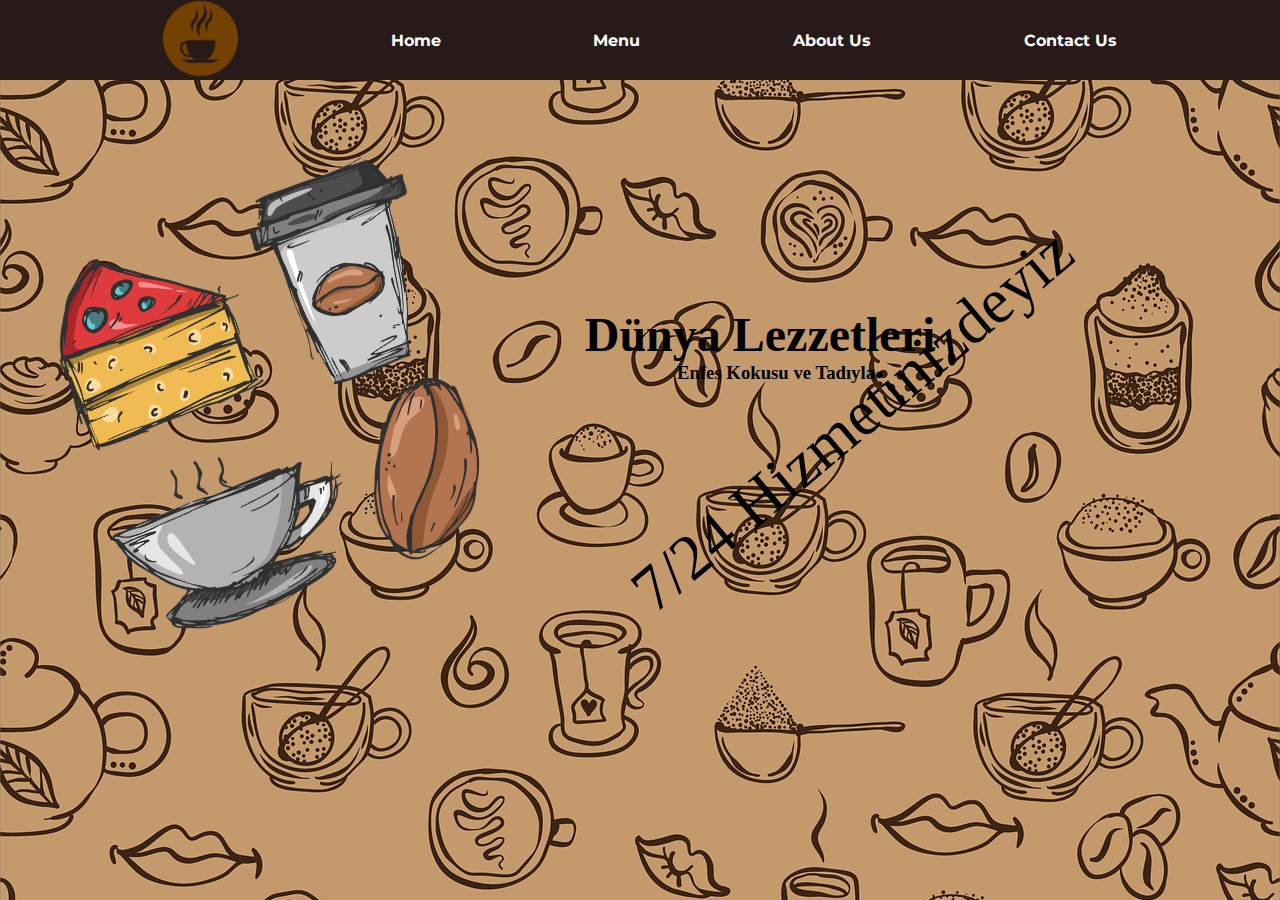
<file: Kafe/index.html>
<!DOCTYPE html>
<html lang="en">
<head>
    <meta charset="UTF-8">
    <meta name="viewport" content="width=device-width, initial-scale=1.0">
    <title>My Web Site||</title>
    <link href="https://cdn.jsdelivr.net/npm/bootstrap@5.3.2/dist/css/bootstrap.min.css" rel="stylesheet" integrity="sha384-T3c6CoIi6uLrA9TneNEoa7RxnatzjcDSCmG1MXxSR1GAsXEV/Dwwykc2MPK8M2HN" crossorigin="anonymous">
    <link rel="preconnect" href="https://fonts.googleapis.com">
<link rel="preconnect" href="https://fonts.gstatic.com" crossorigin>
<link href="https://fonts.googleapis.com/css2?family=Montserrat:ital,wght@0,100..900;1,100..900&family=Roboto:ital,wght@0,100;0,300;0,400;0,500;0,700;0,900;1,100;1,300;1,400;1,500;1,700;1,900&family=Sixtyfour&display=swap" rel="stylesheet">
<link rel="stylesheet" href="https://cdnjs.cloudflare.com/ajax/libs/font-awesome/6.5.1/css/all.min.css" integrity="sha512-DTOQO9RWCH3ppGqcWaEA1BIZOC6xxalwEsw9c2QQeAIftl+Vegovlnee1c9QX4TctnWMn13TZye+giMm8e2LwA==" crossorigin="anonymous" referrerpolicy="no-referrer" />    
<link rel="stylesheet" href="style.css">

</head>
<body>
    <div class=" ana">
    <nav class="nav1" id="nav">
        <a href=""> <img src="resimler/logo.png" width="75px" height="75px"></a>
            <a href="">Home </a>
            <a href="menu.html">Menu</a>
            <a href="about.html">About Us</a>
            <a href="contact.css">Contact Us</a>

    </nav>

<div class="container">
    <div class="home">
        <div class="home1">
            <img src="resimler/kahve-home.png" alt="" width="400" height="400" style="margin-top: 10%; rotate:340deg;"></div>
            <div  class="home1H">
            <h1>Dünya Lezzetleri</h1>
            <h3> Enfes Kokusu ve Tadıyla</h3>
            <p>7/24 Hizmetinizdeyiz </p></div>
        </div>
        

    </div>
 

</div>










    <script src="https://cdn.jsdelivr.net/npm/bootstrap@5.3.2/dist/js/bootstrap.bundle.min.js" integrity="sha384-C6RzsynM9kWDrMNeT87bh95OGNyZPhcTNXj1NW7RuBCsyN/o0jlpcV8Qyq46cDfL" crossorigin="anonymous"></script>
</body>
</html>
</file>
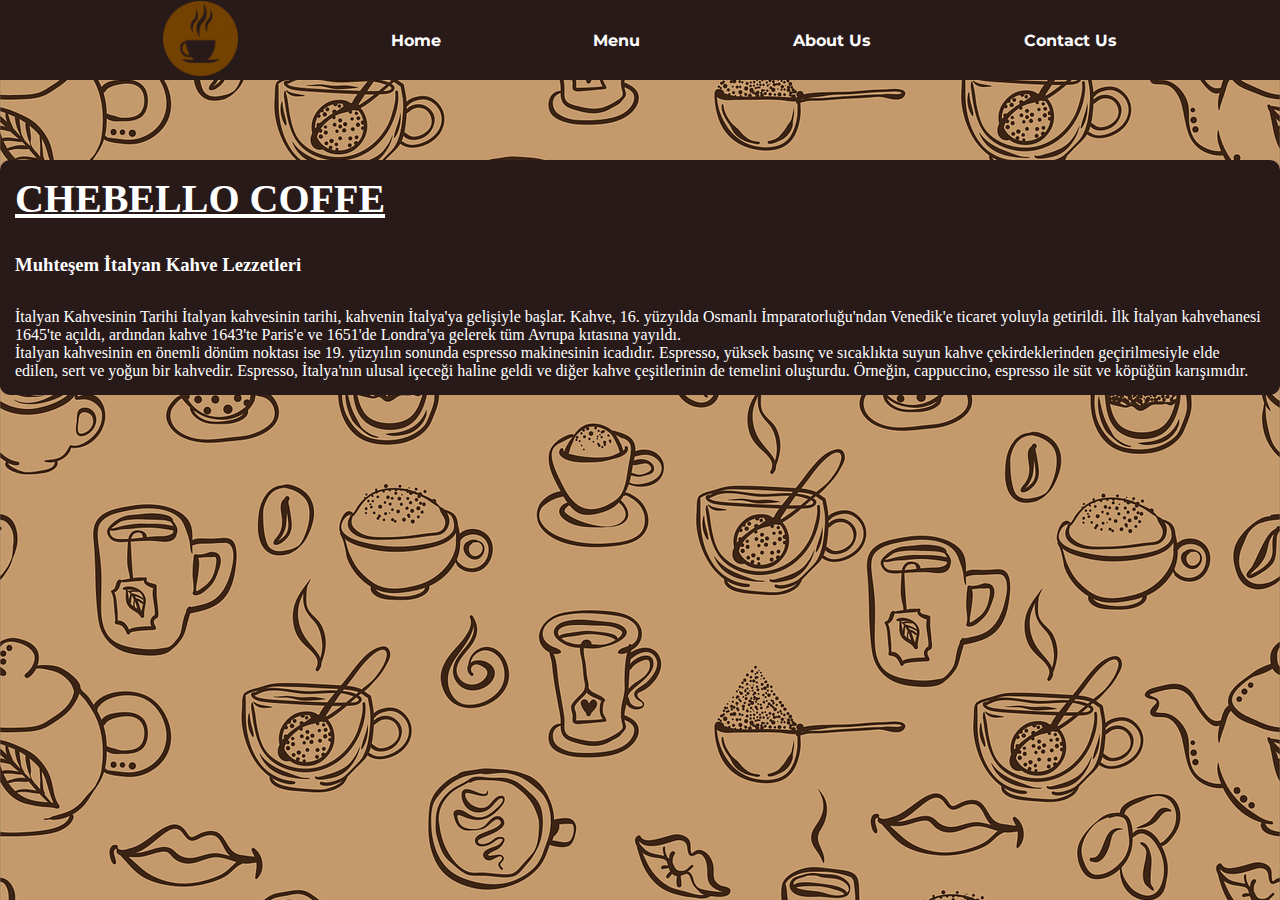
<file: Kafe/about.html>
<!DOCTYPE html>
<html lang="en">
<head>
    <meta charset="UTF-8">
    <meta name="viewport" content="width=device-width, initial-scale=1.0">
    <title>My Web Site||</title>
    <link href="https://cdn.jsdelivr.net/npm/bootstrap@5.3.2/dist/css/bootstrap.min.css" rel="stylesheet" integrity="sha384-T3c6CoIi6uLrA9TneNEoa7RxnatzjcDSCmG1MXxSR1GAsXEV/Dwwykc2MPK8M2HN" crossorigin="anonymous">
    <link rel="preconnect" href="https://fonts.googleapis.com">
<link rel="preconnect" href="https://fonts.gstatic.com" crossorigin>
<link href="https://fonts.googleapis.com/css2?family=Montserrat:ital,wght@0,100..900;1,100..900&family=Roboto:ital,wght@0,100;0,300;0,400;0,500;0,700;0,900;1,100;1,300;1,400;1,500;1,700;1,900&family=Sixtyfour&display=swap" rel="stylesheet">
<link rel="stylesheet" href="https://cdnjs.cloudflare.com/ajax/libs/font-awesome/6.5.1/css/all.min.css" integrity="sha512-DTOQO9RWCH3ppGqcWaEA1BIZOC6xxalwEsw9c2QQeAIftl+Vegovlnee1c9QX4TctnWMn13TZye+giMm8e2LwA==" crossorigin="anonymous" referrerpolicy="no-referrer" />    
<link rel="stylesheet" href="about.css">

</head>
<body>
    <div class=" ana">
    <nav class="nav1" id="nav">
        <a href=""> <img src="resimler/logo.png"   title="foto" width="75px" height="75px"></a>
            <a href="index.html">Home </a>
            <a href="menu.html">Menu</a>
            <a href="about.html">About Us</a>
            <a href="contact.html">Contact Us</a>

    </nav>

<div class="container">
    <div class="home">
        <div class="home2">
            <h1> CHEBELLO COFFE </h1>
            <h3>Muhteşem İtalyan Kahve Lezzetleri</h3>
            <p>İtalyan Kahvesinin Tarihi
 
                İtalyan kahvesinin tarihi, kahvenin İtalya'ya gelişiyle başlar. Kahve, 16. yüzyılda Osmanlı İmparatorluğu'ndan Venedik'e ticaret yoluyla getirildi. İlk İtalyan kahvehanesi 1645'te açıldı, ardından kahve 1643'te Paris'e ve 1651'de Londra'ya gelerek tüm Avrupa kıtasına yayıldı.
                
            </p>
                <p>
                İtalyan kahvesinin en önemli dönüm noktası ise 19. yüzyılın sonunda espresso makinesinin icadıdır. Espresso, yüksek basınç ve sıcaklıkta suyun kahve çekirdeklerinden geçirilmesiyle elde edilen, sert ve yoğun bir kahvedir. Espresso, İtalya'nın ulusal içeceği haline geldi ve diğer kahve çeşitlerinin de temelini oluşturdu. Örneğin, cappuccino, espresso ile süt ve köpüğün karışımıdır.</p>
        </div>
        

    </div>
 

</div>










    <script src="https://cdn.jsdelivr.net/npm/bootstrap@5.3.2/dist/js/bootstrap.bundle.min.js" integrity="sha384-C6RzsynM9kWDrMNeT87bh95OGNyZPhcTNXj1NW7RuBCsyN/o0jlpcV8Qyq46cDfL" crossorigin="anonymous"></script>
</body>
</html>
</file>
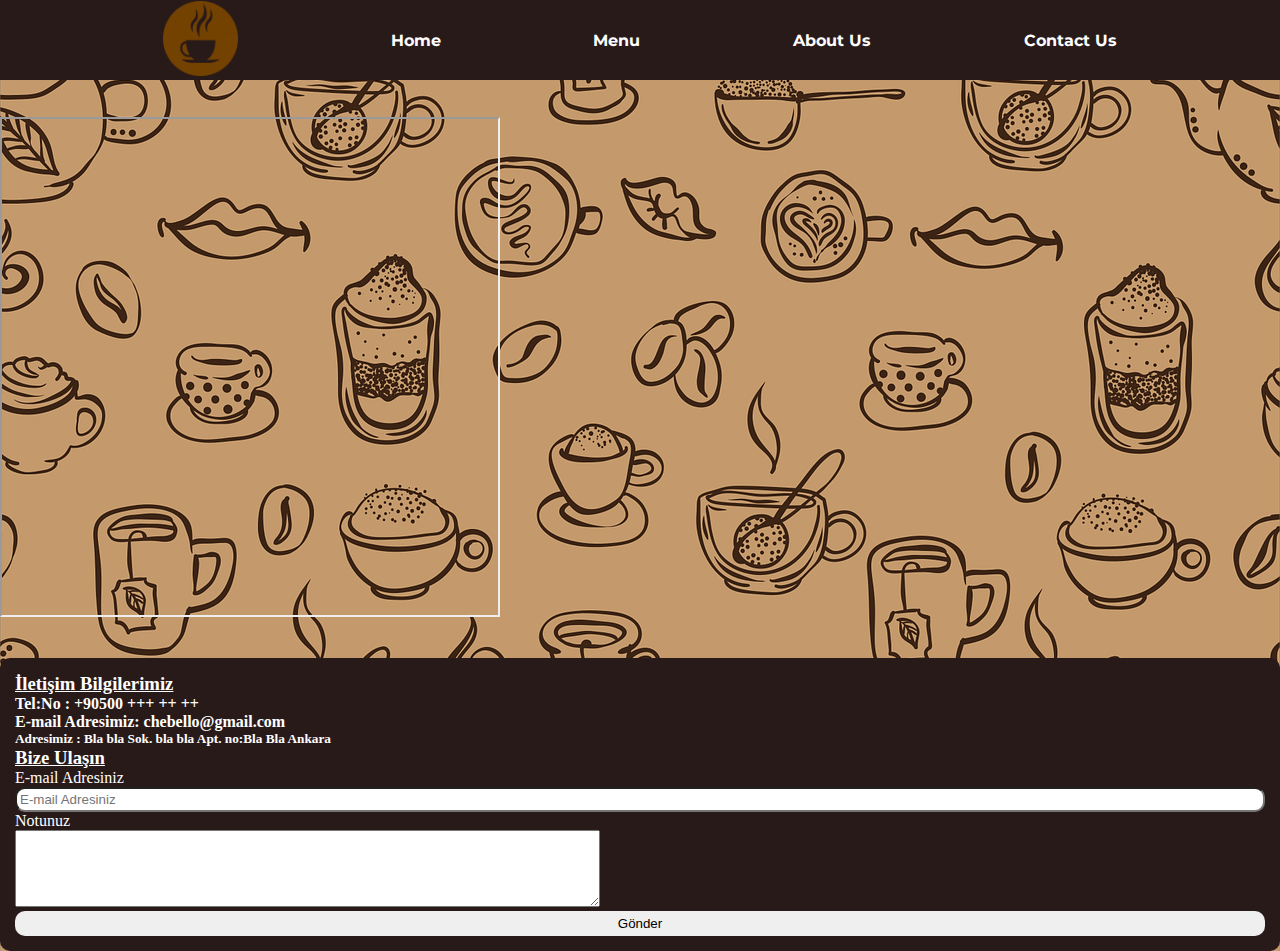
<file: Kafe/contact.html>
<!DOCTYPE html>
<html lang="en">
<head>
    <meta charset="UTF-8">
    <meta name="viewport" content="width=device-width, initial-scale=1.0">
    <title>My Web Site||</title>
    <link href="https://cdn.jsdelivr.net/npm/bootstrap@5.3.2/dist/css/bootstrap.min.css" rel="stylesheet" integrity="sha384-T3c6CoIi6uLrA9TneNEoa7RxnatzjcDSCmG1MXxSR1GAsXEV/Dwwykc2MPK8M2HN" crossorigin="anonymous">
    <link rel="preconnect" href="https://fonts.googleapis.com">
<link rel="preconnect" href="https://fonts.gstatic.com" crossorigin>
<link href="https://fonts.googleapis.com/css2?family=Montserrat:ital,wght@0,100..900;1,100..900&family=Roboto:ital,wght@0,100;0,300;0,400;0,500;0,700;0,900;1,100;1,300;1,400;1,500;1,700;1,900&family=Sixtyfour&display=swap" rel="stylesheet">
<link rel="stylesheet" href="https://cdnjs.cloudflare.com/ajax/libs/font-awesome/6.5.1/css/all.min.css" integrity="sha512-DTOQO9RWCH3ppGqcWaEA1BIZOC6xxalwEsw9c2QQeAIftl+Vegovlnee1c9QX4TctnWMn13TZye+giMm8e2LwA==" crossorigin="anonymous" referrerpolicy="no-referrer" />    
<link rel="stylesheet" href="contact.css">

</head>
<body>
    <div class=" ana">

    <nav class="nav1" id="nav">
        <a href=""> <img src="resimler/logo.png"   title="foto" width="75px" height="75px"></a>
            <a href="index.html">Home </a>
            <a href="menu.html">Menu</a>
            <a href="about.html">About Us</a>
            <a href="contact.html">Contact Us</a>

    </nav>

<div class="container">
    <div class="row">
        <div class="col-6 map">
            <iframe src="https://www.google.com/maps/d/embed?mid=1N1YUwmUaMVu1EaQM0R5pvfPbE5k&ehbc=2E312F" width="500" height="500"></iframe>
        </div>
        <div class="col-6 contact1">
            <form action="">
                <h3 style="text-decoration: underline;">İletişim Bilgilerimiz</h3>
                <h4> Tel:No : +90500 +++ ++ ++</h4>
                <h4> E-mail Adresimiz: chebello@gmail.com</h4>
                <h5> Adresimiz : Bla bla Sok. bla bla Apt. no:Bla Bla Ankara</h5>


                <h3 style="text-decoration: underline;">Bize Ulaşın</h3>
                <p >E-mail Adresiniz</p>
                <input type="email" placeholder="E-mail Adresiniz" style="width: 100%; border-radius: 10px; padding: 3px;">
                <p for="">Notunuz</p>
             <textarea name="" id="" cols="71" rows="5"  ></textarea>
             <input type="submit" value="Gönder" class="onay"> 
            </form>
        </div>
    </div>
 

</div>










    <script src="https://cdn.jsdelivr.net/npm/bootstrap@5.3.2/dist/js/bootstrap.bundle.min.js" integrity="sha384-C6RzsynM9kWDrMNeT87bh95OGNyZPhcTNXj1NW7RuBCsyN/o0jlpcV8Qyq46cDfL" crossorigin="anonymous"></script>
</body>
</html>
</file>
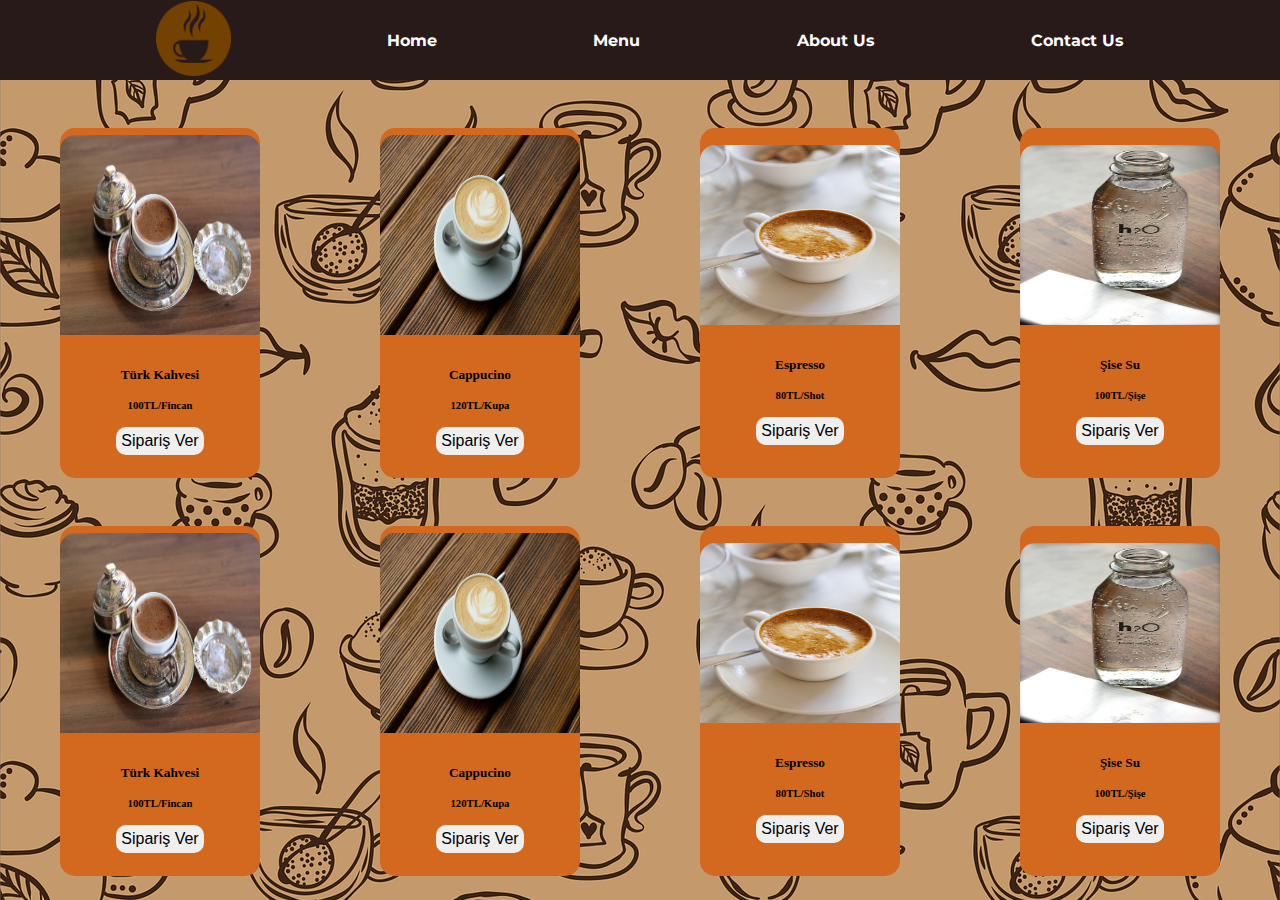
<file: Kafe/menu.html>
<!DOCTYPE html>
<html lang="en">
<head>
    <meta charset="UTF-8">
    <meta name="viewport" content="width=device-width, initial-scale=1.0">
    <title>Menu||</title>
    <link href="https://cdn.jsdelivr.net/npm/bootstrap@5.3.2/dist/css/bootstrap.min.css" rel="stylesheet" integrity="sha384-T3c6CoIi6uLrA9TneNEoa7RxnatzjcDSCmG1MXxSR1GAsXEV/Dwwykc2MPK8M2HN" crossorigin="anonymous">
    <link rel="preconnect" href="https://fonts.googleapis.com">
<link rel="preconnect" href="https://fonts.gstatic.com" crossorigin>
<link href="https://fonts.googleapis.com/css2?family=Montserrat:ital,wght@0,100..900;1,100..900&family=Roboto:ital,wght@0,100;0,300;0,400;0,500;0,700;0,900;1,100;1,300;1,400;1,500;1,700;1,900&family=Sixtyfour&display=swap" rel="stylesheet">
<link rel="stylesheet" href="https://cdnjs.cloudflare.com/ajax/libs/font-awesome/6.5.1/css/all.min.css" integrity="sha512-DTOQO9RWCH3ppGqcWaEA1BIZOC6xxalwEsw9c2QQeAIftl+Vegovlnee1c9QX4TctnWMn13TZye+giMm8e2LwA==" crossorigin="anonymous" referrerpolicy="no-referrer" />
    <link rel="stylesheet" href="menu.css">
</head>
<body>
    <div class="a">
    <nav class="nav1" id="nav">
        <a href=""> <img src="resimler/logo.png" width="75px" height="75px"></a>
            <a href="index.html">Home </a>
            <a href="menu.html">Menu</a>
            <a href="about.html">About Us</a>
            <a href="contact.html">Contact Us</a>
      <!-- <a href=""><i class="fa-solid fa-cart-shopping fa-lg"></a>   -->

    </nav>

   <div class="kartlar">
       <div class="ben" >
             <img src="resimler/TurkKahvesi.jpg" alt="" width="200" height="200" >
             <h5  >Türk Kahvesi</h5>
             <h6 >100TL/Fincan</h6>
             <div class="buttns">
                <input type="submit" value="Sipariş Ver">  <i class="fa-solid fa-cart-shopping fa-lg"></i></input>
               </div>
        </div>
        <div class="ben" >
            <img src="resimler/cappu.jpg" alt="" width="200" height="200" >
            <h5  >Cappucino</h5>
            <h6 >120TL/Kupa</h6>
            <div class="buttns">
                <input type="submit" value="Sipariş Ver">  <i class="fa-solid fa-cart-shopping fa-lg"></i></input>
               </div>
           
     </div>
     <div class="ben" >
        <img src="resimler/espresso.jpg" alt="" width="200" height="180" >
        <h5  >Espresso</h5>
        <h6 >80TL/Shot</h6>
        <div class="buttns">
        <input type="submit" value="Sipariş Ver">  <i class="fa-solid fa-cart-shopping fa-lg"></i></input>
       </div>
       
 </div>
 <div class="ben" >
    <img src="resimler/su.jpg" alt="" width="200" height="180" >
    <h5  >Şise Su</h5>
    <h6 >100TL/Şişe</h6>
    <div class="buttns">
        <div class="buttns">
            <input type="submit" value="Sipariş Ver">  <i class="fa-solid fa-cart-shopping fa-lg"></i></input>
           </div>
   
</div>
    </div>
    </div>
    <div class="kartlar">
        <div class="ben" >
              <img src="resimler/TurkKahvesi.jpg" alt="" width="200" height="200" >
              <h5  >Türk Kahvesi</h5>
              <h6 >100TL/Fincan</h6>
              <div class="buttns">
                 <input type="submit" value="Sipariş Ver">  <i class="fa-solid fa-cart-shopping fa-lg"></i></input>
                </div>
         </div>
         <div class="ben" >
             <img src="resimler/cappu.jpg" alt="" width="200" height="200" >
             <h5  >Cappucino</h5>
             <h6 >120TL/Kupa</h6>
             <div class="buttns">
                 <input type="submit" value="Sipariş Ver">  <i class="fa-solid fa-cart-shopping fa-lg"></i></input>
                </div>
            
      </div>
      <div class="ben" >
         <img src="resimler/espresso.jpg" alt="" width="200" height="180" >
         <h5  >Espresso</h5>
         <h6 >80TL/Shot</h6>
         <div class="buttns">
         <input type="submit" value="Sipariş Ver">  <i class="fa-solid fa-cart-shopping fa-lg"></i></input>
        </div>
        
  </div>
  <div class="ben" >
     <img src="resimler/su.jpg" alt="" width="200" height="180" >
     <h5  >Şise Su</h5>
     <h6 >100TL/Şişe</h6>
     <div class="buttns">
         <div class="buttns">
             <input type="submit" value="Sipariş Ver">  <i class="fa-solid fa-cart-shopping fa-lg"></i></input>
            </div>
    
 </div>
     </div>
     </div>
    </div>
<script src="https://cdn.jsdelivr.net/npm/bootstrap@5.3.2/dist/js/bootstrap.bundle.min.js" integrity="sha384-C6RzsynM9kWDrMNeT87bh95OGNyZPhcTNXj1NW7RuBCsyN/o0jlpcV8Qyq46cDfL" crossorigin="anonymous"></script>
</body>
</html>
</file>
<file: Kafe/style.css>
*{
    margin: 0;
    padding: 0;
    box-sizing: border-box;
}
body{
    /* background-color: chocolate; */
    background-image: url(resimler/arkaplan.png);
    background-position: center;
    background-repeat: no-repeat;
    background-size: cover;
   
}


.ana{
    width: 100%;
    height: 70vh;
}



.nav1{
    display: flex;
    justify-content: space-evenly;
    align-items: center;
    /* flex-direction: column; */
    background-color: rgb(41, 26, 26);
    width: 100%;
    height: 5rem;
    padding: 10px;
    /* position: fixed; */
   
    
}
.nav1 a{
    text-decoration: none;
    color:white;
    font-family: "montserrat", sans-serif;
    font-weight: bold;
}
.nav1 a:hover{
    border-bottom: 1px solid white;
   
    padding: 2px;
    font-size: 1.2rem;
   
}
.home{
    display: flex;
    justify-content: center;
    align-items: center;
}

.home1{
    margin-top: 5rem;
    margin-left: -5rem;
}



.home1H{
    display: flex;
    justify-content: center;
    align-items: center;
    flex-direction: column;
    margin-top:5rem;
    margin-left: 5rem;
    color:white;
    text-align: center;
}
.home1H h1{
   font-size: 3rem;
   color: black;
   margin-left: -10rem;
}

.home1H h3{
color: black;
margin-left: -8rem;
}




.home1H p{
font-size: 4rem;
    rotate: 320deg;
    margin-left: 1.5rem;
    color: black;
    
}
@media screen and (max-width:900px) {
    .nav1{
        background-color: rgb(41, 26, 26);
        display: block;
    }
    .nav1 a{
        font-size: 24px;
        display: block;
        text-align: center;
        background-color: rgb(41, 26, 26);
    }
    .kartlar{
        margin-top: 12rem;
    }
    .home{
        display: block;
    }


    .home1 img {
        
        display: block;
        text-align: center;
        width: 200px;;
        height: 200px;
        position: absolute;
        left:5rem;
        top:15rem;

    }
    .home1H{
        margin-top: 12rem;
        margin-left: 8rem;
        color:brown
    }



    }
</file>
<file: Kafe/about.css>
*{
    margin: 0;
    padding: 0;
    box-sizing: border-box;
}
body{
    /* background-color: chocolate; */
    background-image: url(resimler/arkaplan.png);
    background-position: center;
    background-repeat: no-repeat;
    background-size: cover;
   
}


.ana{
    width: 100%;
    height: 70vh;
}



.nav1{
    display: flex;
    justify-content: space-evenly;
    align-items: center;
    /* flex-direction: column; */
    background-color: rgb(41, 26, 26);
    width: 100%;
    height: 5rem;
    padding: 10px;
    /* position: fixed; */
   
    
}
.nav1 a{
    text-decoration: none;
    color:white;
    font-family: "montserrat", sans-serif;
    font-weight: bold;
}
.nav1 a:hover{
    border-bottom: 1px solid white;
    
    padding: 2px;
    font-size: 1.2rem;
   
}
.home{
    display: flex;
    justify-content: center;
    align-items: center;
}

.home2{
    margin: 5rem auto;
    color:white;
    border-radius: 10px;
    background-color: rgb(41, 26, 26);
    /* background-image: url(resimler/arkaplan.png);
    background-position: center;
    background-repeat: no-repeat;
    background-size: cover;
    filter : blur(2); rgb(41, 26, 26) */
    padding: 15px;

}
.home2 h1{
    font-size: 2.5rem;
    text-decoration: underline;
    margin: 0 auto;
}
.home2 h3{
    margin-top: 2rem;
    margin-bottom: 2rem;
}







@media screen and (max-width:900px) {
    .nav1{
        background-color: rgb(41, 26, 26);
        display: block;
    }
    .nav1 a{
        font-size: 24px;
        display: block;
        text-align: center;
        background-color: rgb(41, 26, 26);
    }
    .kartlar{
        margin-top: 12rem;
    }
    .home{
        display: block;
    }


    .home img {
        
        display: block;
        text-align: center;
        width: 200px;;
        height: 200px;
        position: absolute;
        left:5rem;
        top:15rem;

    }
  



    }
</file>
<file: Kafe/contact.css>
*{
    margin: 0;
    padding: 0;
    box-sizing: border-box;
}
body{
    /* background-color: chocolate; */
    background-image: url(resimler/arkaplan.png);
    background-position: center;
    background-repeat: no-repeat;
    background-size: cover;
   
}


.ana{
    width: 100%;
    height: 70vh;
}



.nav1{
    display: flex;
    justify-content: space-evenly;
    align-items: center;
    /* flex-direction: column; */
    background-color: rgb(41, 26, 26);
    width: 100%;
    height: 5rem;
    padding: 10px;
    /* position: fixed; */
   
    
}
.nav1 a{
    text-decoration: none;
    color:white;
    font-family: "montserrat", sans-serif;
    font-weight: bold;
}
.nav1 a:hover{
    border-bottom: 1px solid white;
 
    padding: 2px;
    font-size: 1.2rem;
   
}


.map{
    margin-top: 2.3rem;
    
 
}

.contact1{
    margin-top: 2.3rem;
    background-color: rgb(41, 26, 26);
    color:white;
    padding: 15px;
    border-radius: 10px;

}
.contact1 form{
    display: block;
    
}
.contact1 


.contact1 textarea{
    border-radius: 10px;
}


.contact1 .onay{
    padding: 5px;
    border-radius: 10px;
    border:none;
   width: 100%;
}
.contact1 .onay:hover{
    background-color:rgb(41, 26, 26);
    color: white;
    border: 1px solid white;

}




@media screen and (max-width:900px) {
    .nav1{
        background-color: rgb(41, 26, 26);
        display: block;
    }
    .nav1 a{
        font-size: 24px;
        display: block;
        text-align: center;
        background-color: rgb(41, 26, 26);
    }
    .kartlar{
        margin-top: 12rem;
    }
    .home{
        display: block;
    }


    .home img {
        
        display: block;
        text-align: center;
        width: 200px;;
        height: 200px;
        position: absolute;
        left:5rem;
        top:15rem;

    }
  



    }
</file>
<file: Kafe/menu.css>
*{
    margin: 0;
    padding: 0;
    box-sizing: border-box;
}
body{
    /* background-color: chocolate; */
    background-image: url(resimler/arkaplan.png);
    background-position: center;
    background-repeat: no-repeat;
    background-size: cover;
}
.nav1{
 width: 100%;
 height: 5rem;
 background-color: rgb(41, 26, 26);
    display: flex;
    justify-content: space-evenly;
    align-items: center;

}
.nav1 a{
    text-decoration: none;
    color:white;
    font-family: "montserrat", sans-serif;
    font-weight: bold;
    
}
.nav1 a:hover{
    border-bottom: 1px solid white;
    
    padding: 2px;
    font-size: 1.2rem;
}

.kartlar{
    display: flex;
    justify-content: space-around;
    flex-wrap: wrap;
}

.ben{
    width:200px; height: 350px; margin-top: 3rem; background-color: chocolate; display: flex; justify-content: center; align-items: center; flex-direction: column; 
    border-radius: 15px;
    padding: 1rem;
}
.ben h5{
    margin-top: 2rem;
}


.ben h6{
    margin-top: 1rem;
}

.ben img{
    border-top-left-radius: 15px;
    border-top-right-radius: 15px;
    margin-top: -1rem;
}

.buttns input{
   padding: 5px;
   font-size: 1rem;
   border-radius: 10px;
   border: none;
   margin-top: 1rem;
}
.buttns input:hover{
    border-bottom: 1px solid black;
}

.ben i{
    color:wheat;
}

@media screen and (max-width:900px) {
    .nav1{
        background-color: rgb(41, 26, 26);
        display: block;
    }
    .nav1 a{
        font-size: 24px;
        display: block;
        text-align: center;
        background-color: rgb(41, 26, 26);
    }
    .kartlar{
        margin-top: 12rem;
    }
    }
</file>
